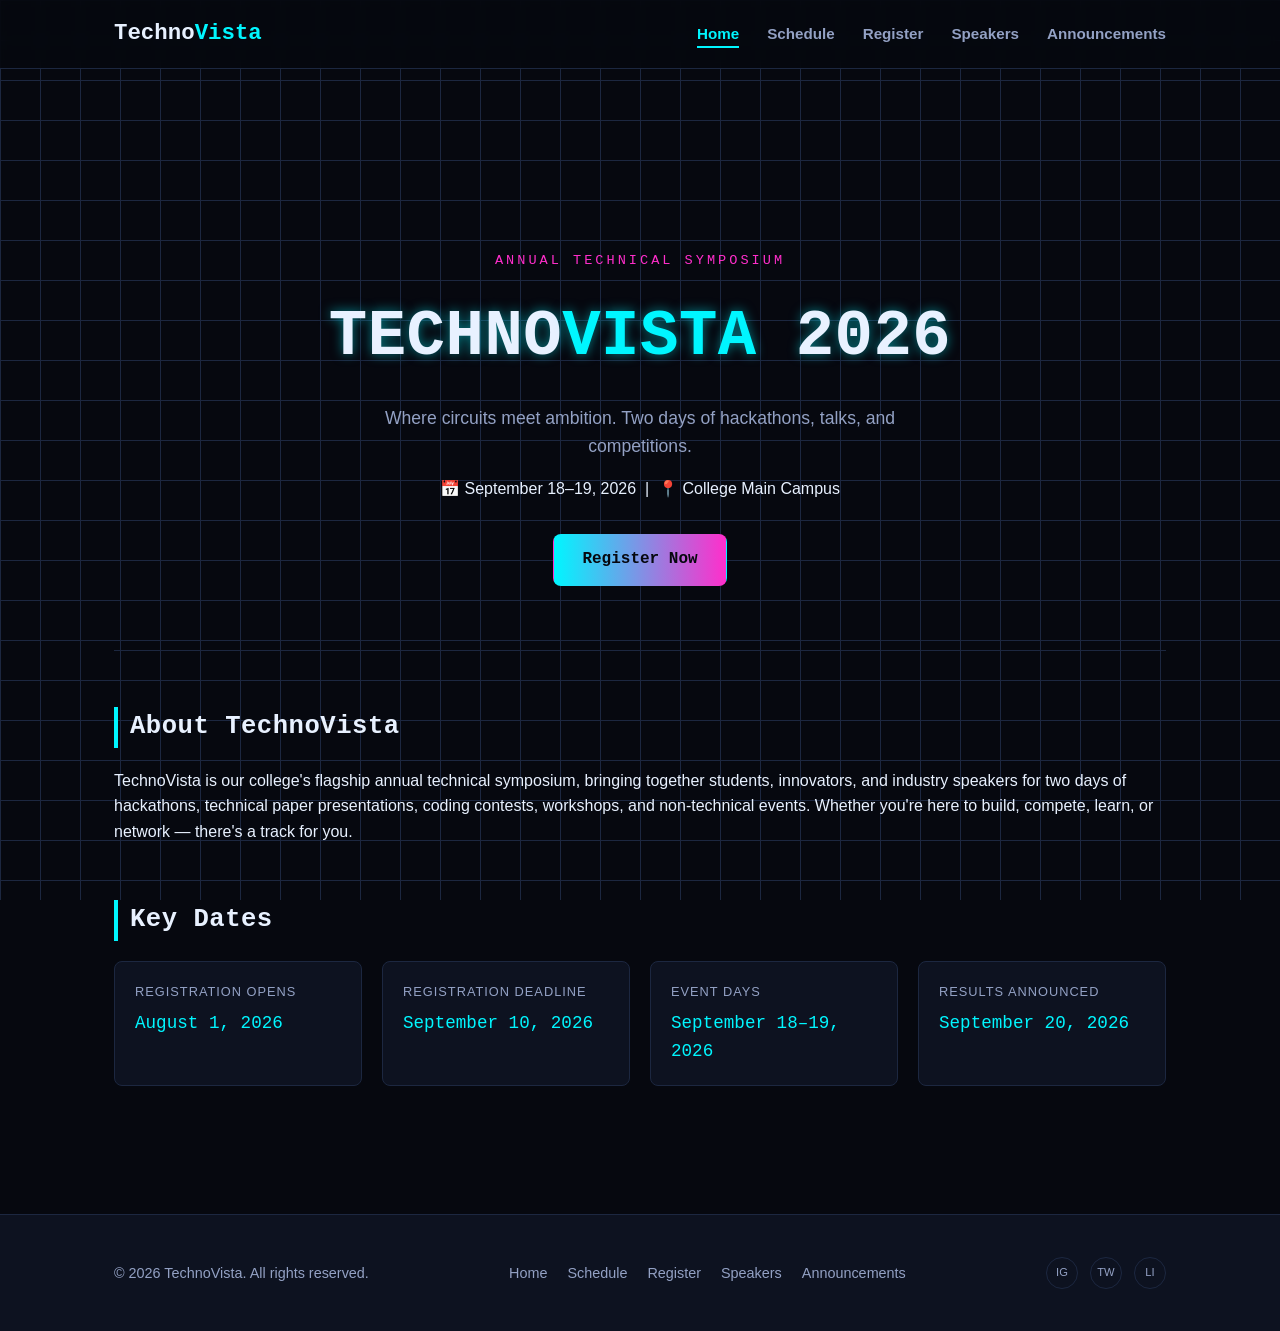
<file: index.html>
<!DOCTYPE html>
<html lang="en">
<head>
  <meta charset="UTF-8">
  <meta name="viewport" content="width=device-width, initial-scale=1.0">
  <meta name="description" content="TechnoVista 2026 - Annual technical symposium featuring hackathons, tech talks, workshops and competitions.">
  <meta property="og:title" content="TechnoVista 2026">
  <meta property="og:description" content="TechnoVista 2026 - Annual technical symposium featuring hackathons, tech talks, workshops and competitions.">
  <meta property="og:type" content="website">
  <link rel="icon" type="image/svg+xml" href="assets/images/favicon.svg">
  <title>TechnoVista</title>
  <link rel="stylesheet" href="css/style.css">
</head>
<body>
  <a href="#main-content" class="skip-link">Skip to main content</a>
  <header class="site-header">
    <nav class="navbar">
      <a href="index.html" class="logo">Techno<span>Vista</span></a>
      <button class="nav-toggle" id="navToggle" aria-label="Toggle navigation" aria-expanded="false">
        <span></span><span></span><span></span>
      </button>
      <ul class="nav-links" id="navLinks">
        <li><a href="index.html" class="active" aria-current="page">Home</a></li>
        <li><a href="schedule.html">Schedule</a></li>
        <li><a href="register.html">Register</a></li>
        <li><a href="speakers.html">Speakers</a></li>
        <li><a href="announcements.html">Announcements</a></li>
      </ul>
    </nav>
  </header>

  <main id="main-content">
    <section class="hero">
      <div class="hero-content">
        <p class="hero-eyebrow">Annual Technical Symposium</p>
        <h1 class="hero-title">TECHNO<span>VISTA</span> 2026</h1>
        <p class="hero-tagline">Where circuits meet ambition. Two days of hackathons, talks, and competitions.</p>
        <p class="hero-dates">📅 September 18&ndash;19, 2026 &nbsp;|&nbsp; 📍 College Main Campus</p>
        <a href="register.html" class="btn btn-primary">Register Now</a>
      </div>
    </section>

    <section class="about">
      <h2>About TechnoVista</h2>
      <p>
        TechnoVista is our college's flagship annual technical symposium, bringing together students,
        innovators, and industry speakers for two days of hackathons, technical paper presentations,
        coding contests, workshops, and non-technical events. Whether you're here to build, compete,
        learn, or network &mdash; there's a track for you.
      </p>
    </section>

    <section class="key-dates">
      <h2>Key Dates</h2>
      <div class="key-dates-grid">
        <div class="date-card">
          <span class="date-label">Registration Opens</span>
          <span class="date-value">August 1, 2026</span>
        </div>
        <div class="date-card">
          <span class="date-label">Registration Deadline</span>
          <span class="date-value">September 10, 2026</span>
        </div>
        <div class="date-card">
          <span class="date-label">Event Days</span>
          <span class="date-value">September 18&ndash;19, 2026</span>
        </div>
        <div class="date-card">
          <span class="date-label">Results Announced</span>
          <span class="date-value">September 20, 2026</span>
        </div>
      </div>
    </section>
  </main>

  <footer class="site-footer">
    <div class="footer-content">
      <p>&copy; 2026 TechnoVista. All rights reserved.</p>
      <ul class="footer-links">
        <li><a href="index.html">Home</a></li>
        <li><a href="schedule.html">Schedule</a></li>
        <li><a href="register.html">Register</a></li>
        <li><a href="speakers.html">Speakers</a></li>
        <li><a href="announcements.html">Announcements</a></li>
      </ul>
      <div class="social-links">
        <a href="#" aria-label="Instagram">IG</a>
        <a href="#" aria-label="Twitter">TW</a>
        <a href="#" aria-label="LinkedIn">LI</a>
      </div>
    </div>
  </footer>

  <script src="js/script.js"></script>
</body>
</html>
</file>
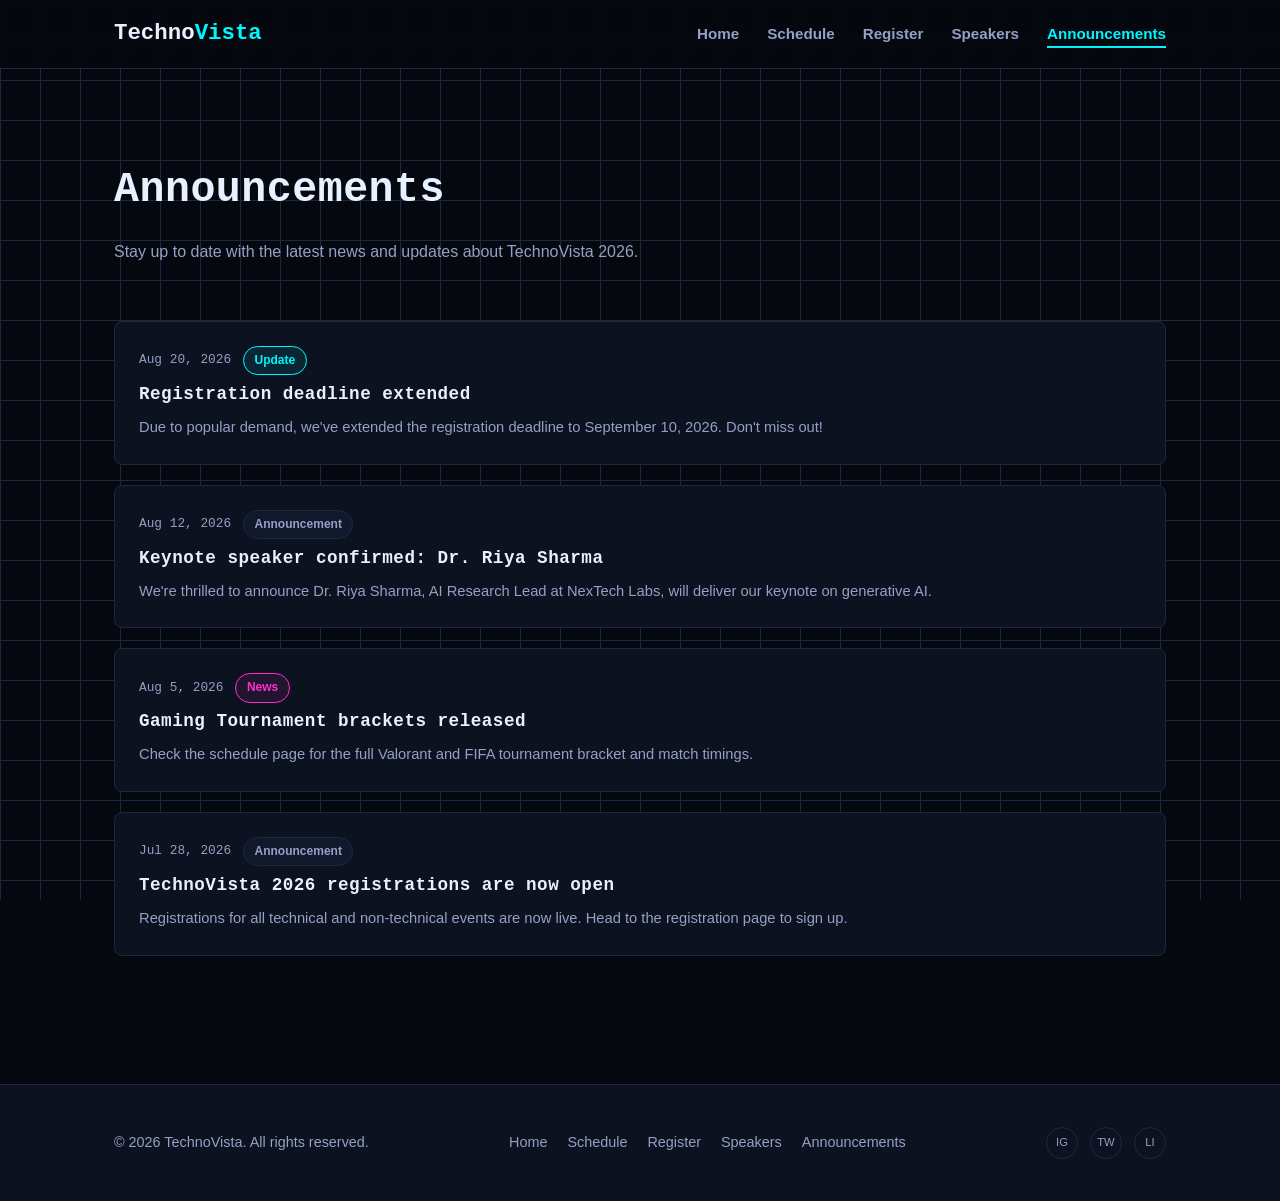
<file: announcements.html>
<!DOCTYPE html>
<html lang="en">
<head>
  <meta charset="UTF-8">
  <meta name="viewport" content="width=device-width, initial-scale=1.0">
  <meta name="description" content="Latest news and announcements for TechnoVista 2026.">
  <meta property="og:title" content="Announcements | TechnoVista">
  <meta property="og:description" content="Latest news and announcements for TechnoVista 2026.">
  <meta property="og:type" content="website">
  <link rel="icon" type="image/svg+xml" href="assets/images/favicon.svg">
  <title>Announcements | TechnoVista</title>
  <link rel="stylesheet" href="css/style.css">
</head>
<body>
  <a href="#main-content" class="skip-link">Skip to main content</a>
  <header class="site-header">
    <nav class="navbar">
      <a href="index.html" class="logo">Techno<span>Vista</span></a>
      <button class="nav-toggle" id="navToggle" aria-label="Toggle navigation" aria-expanded="false">
        <span></span><span></span><span></span>
      </button>
      <ul class="nav-links" id="navLinks">
        <li><a href="index.html">Home</a></li>
        <li><a href="schedule.html">Schedule</a></li>
        <li><a href="register.html">Register</a></li>
        <li><a href="speakers.html">Speakers</a></li>
        <li><a href="announcements.html" class="active" aria-current="page">Announcements</a></li>
      </ul>
    </nav>
  </header>

  <main id="main-content">
    <section class="page-intro">
      <h1>Announcements</h1>
      <p>Stay up to date with the latest news and updates about TechnoVista 2026.</p>
    </section>

    <section class="announcements-feed" id="announcementsFeed">
      <article class="card announcement-item">
        <div class="announcement-meta">
          <span class="announcement-date">Aug 20, 2026</span>
          <span class="tag tag-technical">Update</span>
        </div>
        <h3>Registration deadline extended</h3>
        <p>Due to popular demand, we've extended the registration deadline to September 10, 2026. Don't miss out!</p>
      </article>

      <article class="card announcement-item">
        <div class="announcement-meta">
          <span class="announcement-date">Aug 12, 2026</span>
          <span class="tag tag-general">Announcement</span>
        </div>
        <h3>Keynote speaker confirmed: Dr. Riya Sharma</h3>
        <p>We're thrilled to announce Dr. Riya Sharma, AI Research Lead at NexTech Labs, will deliver our keynote on generative AI.</p>
      </article>

      <article class="card announcement-item">
        <div class="announcement-meta">
          <span class="announcement-date">Aug 5, 2026</span>
          <span class="tag tag-nontech">News</span>
        </div>
        <h3>Gaming Tournament brackets released</h3>
        <p>Check the schedule page for the full Valorant and FIFA tournament bracket and match timings.</p>
      </article>

      <article class="card announcement-item">
        <div class="announcement-meta">
          <span class="announcement-date">Jul 28, 2026</span>
          <span class="tag tag-general">Announcement</span>
        </div>
        <h3>TechnoVista 2026 registrations are now open</h3>
        <p>Registrations for all technical and non-technical events are now live. Head to the registration page to sign up.</p>
      </article>
    </section>
  </main>

  <footer class="site-footer">
    <div class="footer-content">
      <p>&copy; 2026 TechnoVista. All rights reserved.</p>
      <ul class="footer-links">
        <li><a href="index.html">Home</a></li>
        <li><a href="schedule.html">Schedule</a></li>
        <li><a href="register.html">Register</a></li>
        <li><a href="speakers.html">Speakers</a></li>
        <li><a href="announcements.html">Announcements</a></li>
      </ul>
      <div class="social-links">
        <a href="#" aria-label="Instagram">IG</a>
        <a href="#" aria-label="Twitter">TW</a>
        <a href="#" aria-label="LinkedIn">LI</a>
      </div>
    </div>
  </footer>

  <script src="js/script.js"></script>
</body>
</html>
</file>
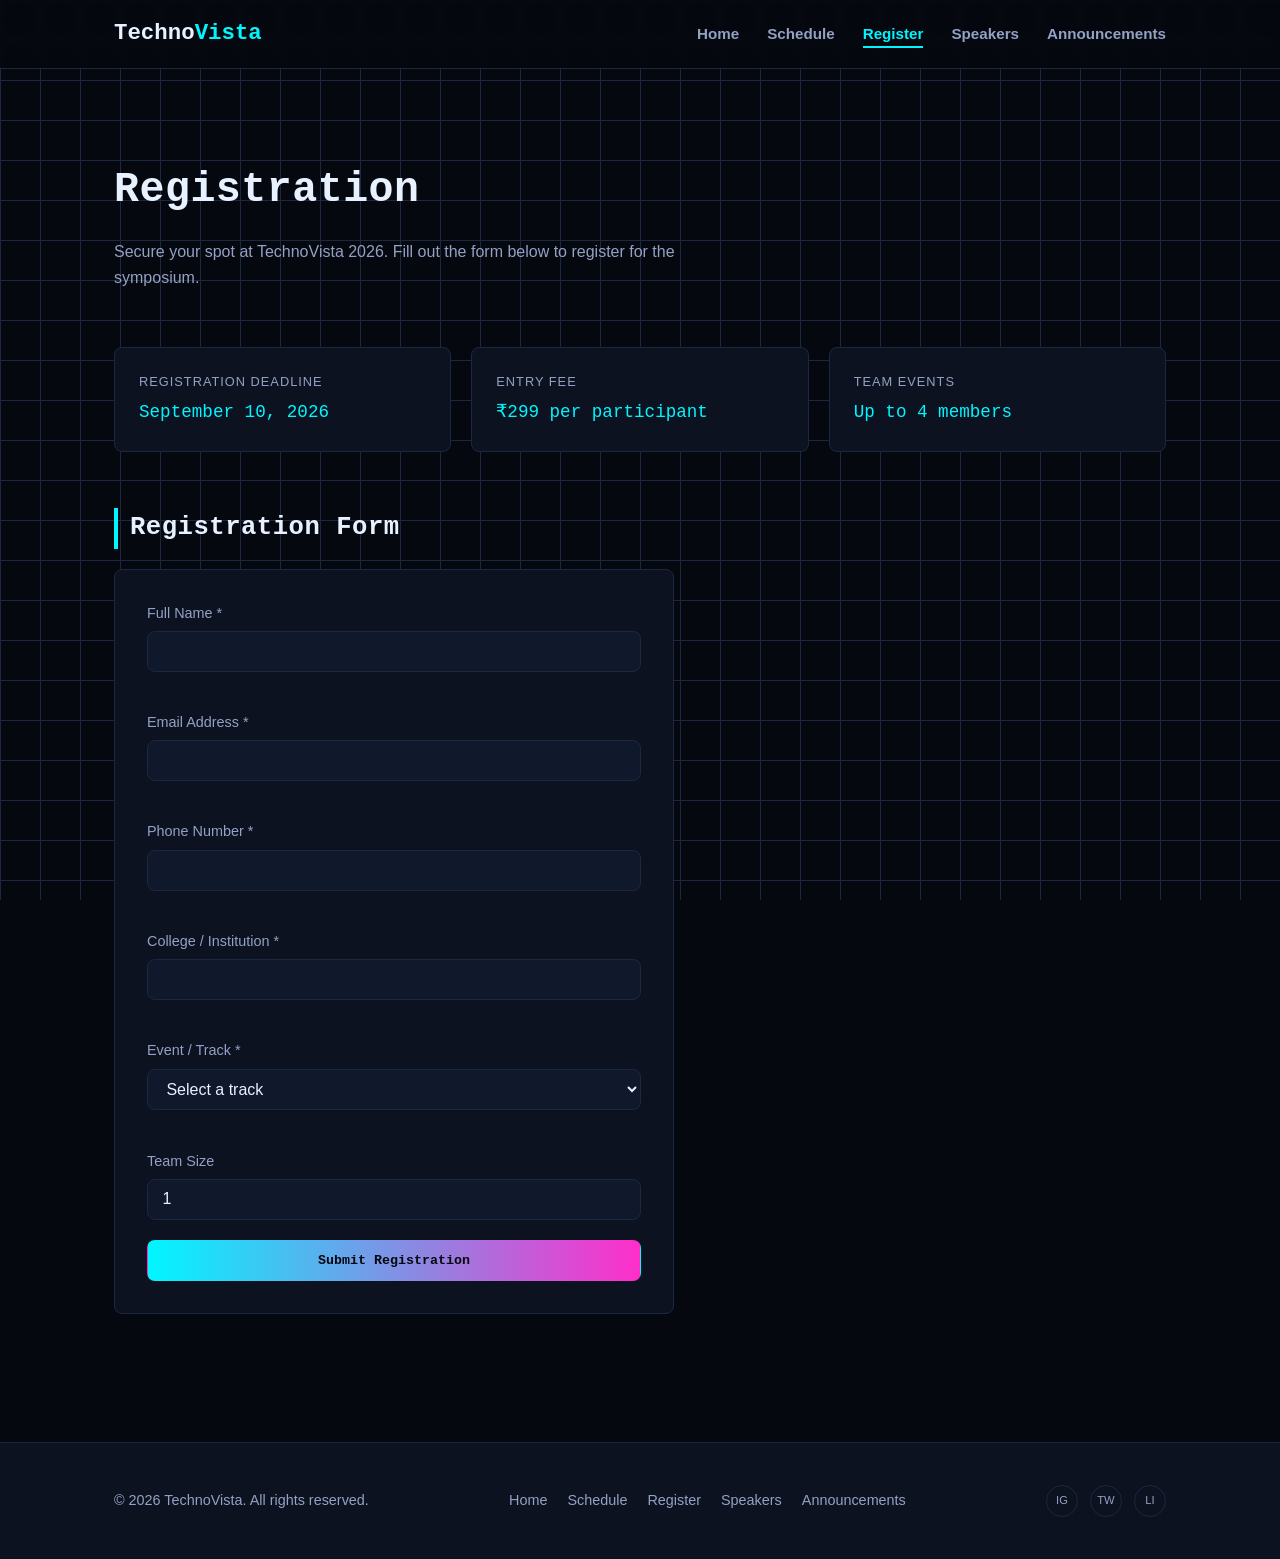
<file: register.html>
<!DOCTYPE html>
<html lang="en">
<head>
  <meta charset="UTF-8">
  <meta name="viewport" content="width=device-width, initial-scale=1.0">
  <meta name="description" content="Register for TechnoVista 2026 - the annual technical symposium. Check deadlines and fees.">
  <meta property="og:title" content="Register | TechnoVista">
  <meta property="og:description" content="Register for TechnoVista 2026 - the annual technical symposium. Check deadlines and fees.">
  <meta property="og:type" content="website">
  <link rel="icon" type="image/svg+xml" href="assets/images/favicon.svg">
  <title>Register | TechnoVista</title>
  <link rel="stylesheet" href="css/style.css">
</head>
<body>
  <a href="#main-content" class="skip-link">Skip to main content</a>
  <header class="site-header">
    <nav class="navbar">
      <a href="index.html" class="logo">Techno<span>Vista</span></a>
      <button class="nav-toggle" id="navToggle" aria-label="Toggle navigation" aria-expanded="false">
        <span></span><span></span><span></span>
      </button>
      <ul class="nav-links" id="navLinks">
        <li><a href="index.html">Home</a></li>
        <li><a href="schedule.html">Schedule</a></li>
        <li><a href="register.html" class="active" aria-current="page">Register</a></li>
        <li><a href="speakers.html">Speakers</a></li>
        <li><a href="announcements.html">Announcements</a></li>
      </ul>
    </nav>
  </header>

  <main id="main-content">
    <section class="page-intro">
      <h1>Registration</h1>
      <p>Secure your spot at TechnoVista 2026. Fill out the form below to register for the symposium.</p>
    </section>

    <section class="reg-info">
      <div class="card">
        <span class="date-label">Registration Deadline</span>
        <span class="date-value">September 10, 2026</span>
      </div>
      <div class="card">
        <span class="date-label">Entry Fee</span>
        <span class="date-value">&#8377;299 per participant</span>
      </div>
      <div class="card">
        <span class="date-label">Team Events</span>
        <span class="date-value">Up to 4 members</span>
      </div>
    </section>

    <section class="reg-form-section">
      <h2>Registration Form</h2>
      <form id="registrationForm" class="reg-form" novalidate>
        <div class="form-group">
          <label for="fullName">Full Name *</label>
          <input type="text" id="fullName" name="fullName" required>
          <span class="error-msg" data-error-for="fullName"></span>
        </div>

        <div class="form-group">
          <label for="email">Email Address *</label>
          <input type="email" id="email" name="email" required>
          <span class="error-msg" data-error-for="email"></span>
        </div>

        <div class="form-group">
          <label for="phone">Phone Number *</label>
          <input type="tel" id="phone" name="phone" required>
          <span class="error-msg" data-error-for="phone"></span>
        </div>

        <div class="form-group">
          <label for="college">College / Institution *</label>
          <input type="text" id="college" name="college" required>
          <span class="error-msg" data-error-for="college"></span>
        </div>

        <div class="form-group">
          <label for="track">Event / Track *</label>
          <select id="track" name="track" required>
            <option value="">Select a track</option>
            <option value="codestorm">CodeStorm Hackathon</option>
            <option value="robo-race">Robo Race</option>
            <option value="paper-presentation">Technical Paper Presentation</option>
            <option value="treasure-hunt">Treasure Hunt</option>
            <option value="gaming">Gaming Tournament</option>
            <option value="general">General Attendee</option>
          </select>
          <span class="error-msg" data-error-for="track"></span>
        </div>

        <div class="form-group">
          <label for="teamSize">Team Size</label>
          <input type="number" id="teamSize" name="teamSize" min="1" max="4" value="1">
        </div>

        <button type="submit" class="btn btn-primary">Submit Registration</button>
        <p id="formSuccessMsg" class="form-success-msg" hidden>✅ Registration submitted! We'll contact you via email.</p>
      </form>
    </section>
  </main>

  <footer class="site-footer">
    <div class="footer-content">
      <p>&copy; 2026 TechnoVista. All rights reserved.</p>
      <ul class="footer-links">
        <li><a href="index.html">Home</a></li>
        <li><a href="schedule.html">Schedule</a></li>
        <li><a href="register.html">Register</a></li>
        <li><a href="speakers.html">Speakers</a></li>
        <li><a href="announcements.html">Announcements</a></li>
      </ul>
      <div class="social-links">
        <a href="#" aria-label="Instagram">IG</a>
        <a href="#" aria-label="Twitter">TW</a>
        <a href="#" aria-label="LinkedIn">LI</a>
      </div>
    </div>
  </footer>

  <script src="js/script.js"></script>
</body>
</html>
</file>
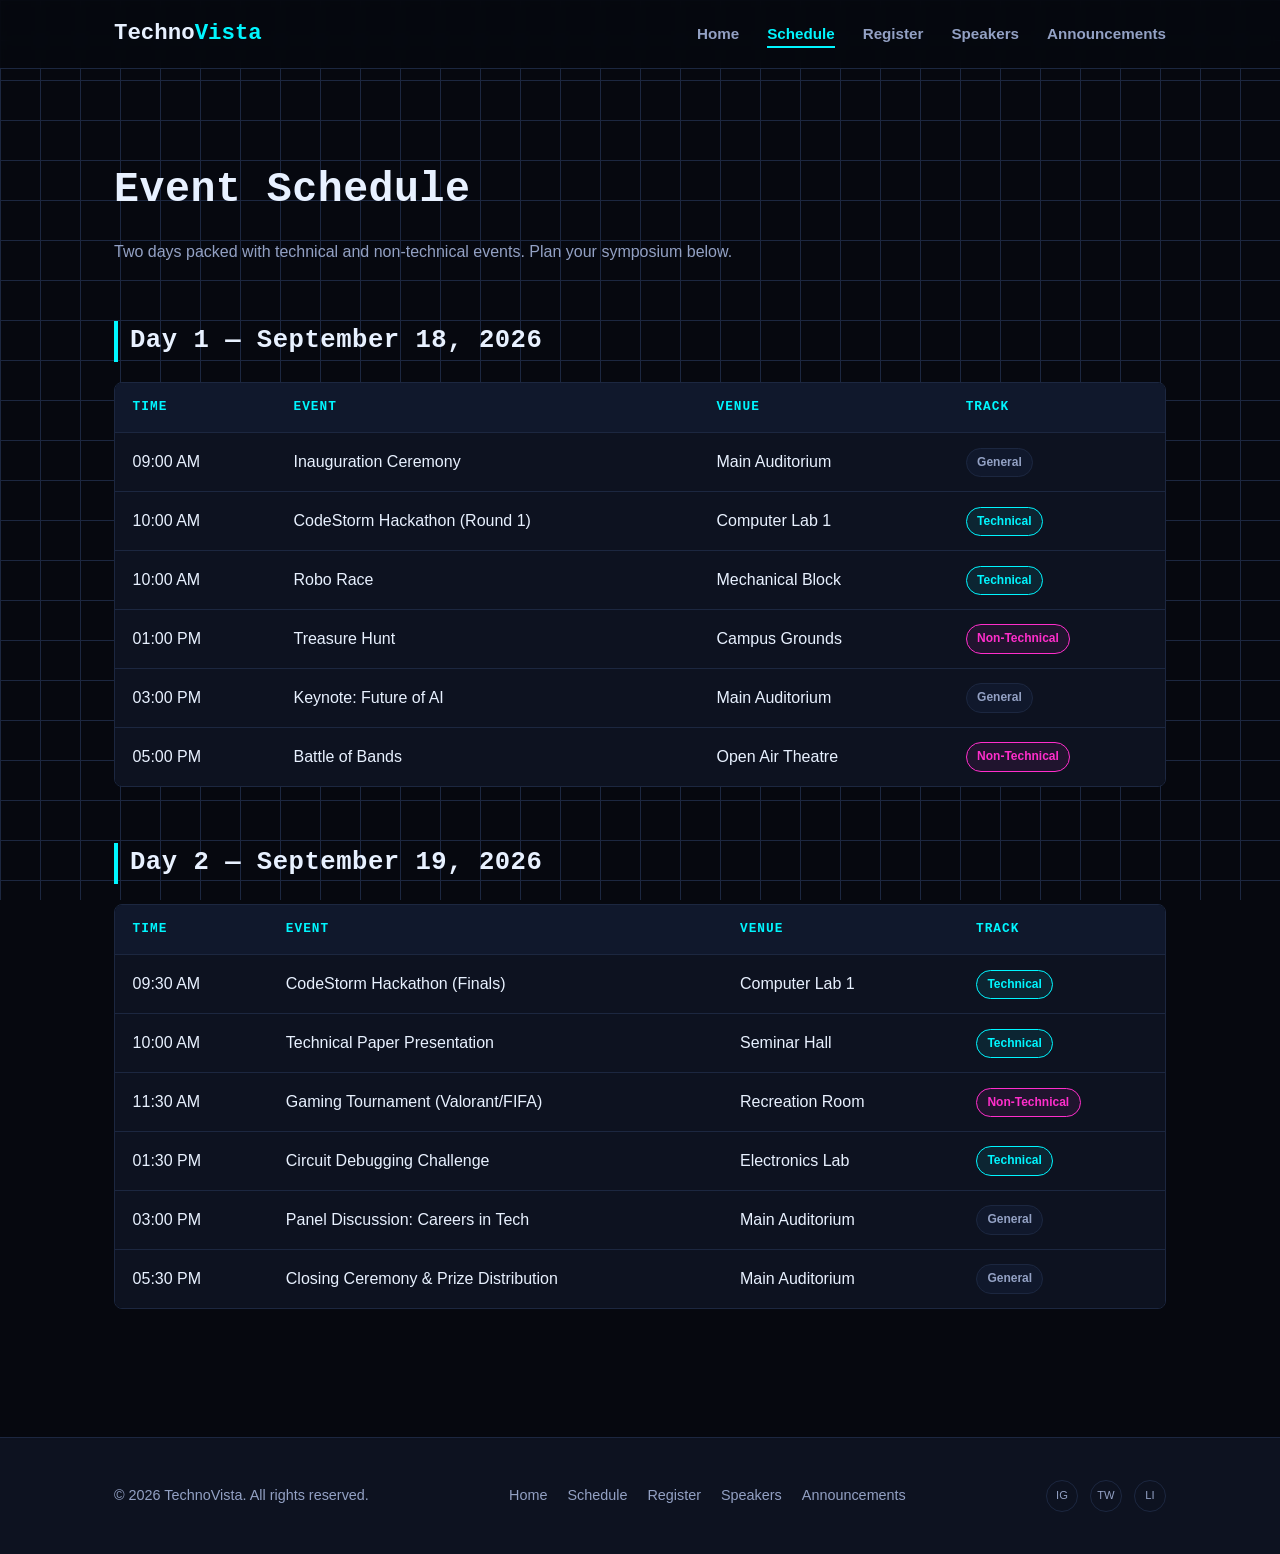
<file: schedule.html>
<!DOCTYPE html>
<html lang="en">
<head>
  <meta charset="UTF-8">
  <meta name="viewport" content="width=device-width, initial-scale=1.0">
  <meta name="description" content="View the full event schedule for TechnoVista 2026, including timings, venues and tracks.">
  <meta property="og:title" content="Schedule | TechnoVista">
  <meta property="og:description" content="View the full event schedule for TechnoVista 2026, including timings, venues and tracks.">
  <meta property="og:type" content="website">
  <link rel="icon" type="image/svg+xml" href="assets/images/favicon.svg">
  <title>Schedule | TechnoVista</title>
  <link rel="stylesheet" href="css/style.css">
</head>
<body>
  <a href="#main-content" class="skip-link">Skip to main content</a>
  <header class="site-header">
    <nav class="navbar">
      <a href="index.html" class="logo">Techno<span>Vista</span></a>
      <button class="nav-toggle" id="navToggle" aria-label="Toggle navigation" aria-expanded="false">
        <span></span><span></span><span></span>
      </button>
      <ul class="nav-links" id="navLinks">
        <li><a href="index.html">Home</a></li>
        <li><a href="schedule.html" class="active" aria-current="page">Schedule</a></li>
        <li><a href="register.html">Register</a></li>
        <li><a href="speakers.html">Speakers</a></li>
        <li><a href="announcements.html">Announcements</a></li>
      </ul>
    </nav>
  </header>

  <main id="main-content">
    <section class="page-intro">
      <h1>Event Schedule</h1>
      <p>Two days packed with technical and non-technical events. Plan your symposium below.</p>
    </section>

    <section class="schedule-day">
      <h2>Day 1 &mdash; September 18, 2026</h2>
      <div class="table-wrap">
        <table class="schedule-table">
          <thead>
            <tr>
              <th>Time</th>
              <th>Event</th>
              <th>Venue</th>
              <th>Track</th>
            </tr>
          </thead>
          <tbody>
            <tr>
              <td data-label="Time">09:00 AM</td>
              <td data-label="Event">Inauguration Ceremony</td>
              <td data-label="Venue">Main Auditorium</td>
              <td data-label="Track"><span class="tag tag-general">General</span></td>
            </tr>
            <tr>
              <td data-label="Time">10:00 AM</td>
              <td data-label="Event">CodeStorm Hackathon (Round 1)</td>
              <td data-label="Venue">Computer Lab 1</td>
              <td data-label="Track"><span class="tag tag-technical">Technical</span></td>
            </tr>
            <tr>
              <td data-label="Time">10:00 AM</td>
              <td data-label="Event">Robo Race</td>
              <td data-label="Venue">Mechanical Block</td>
              <td data-label="Track"><span class="tag tag-technical">Technical</span></td>
            </tr>
            <tr>
              <td data-label="Time">01:00 PM</td>
              <td data-label="Event">Treasure Hunt</td>
              <td data-label="Venue">Campus Grounds</td>
              <td data-label="Track"><span class="tag tag-nontech">Non-Technical</span></td>
            </tr>
            <tr>
              <td data-label="Time">03:00 PM</td>
              <td data-label="Event">Keynote: Future of AI</td>
              <td data-label="Venue">Main Auditorium</td>
              <td data-label="Track"><span class="tag tag-general">General</span></td>
            </tr>
            <tr>
              <td data-label="Time">05:00 PM</td>
              <td data-label="Event">Battle of Bands</td>
              <td data-label="Venue">Open Air Theatre</td>
              <td data-label="Track"><span class="tag tag-nontech">Non-Technical</span></td>
            </tr>
          </tbody>
        </table>
      </div>
    </section>

    <section class="schedule-day">
      <h2>Day 2 &mdash; September 19, 2026</h2>
      <div class="table-wrap">
        <table class="schedule-table">
          <thead>
            <tr>
              <th>Time</th>
              <th>Event</th>
              <th>Venue</th>
              <th>Track</th>
            </tr>
          </thead>
          <tbody>
            <tr>
              <td data-label="Time">09:30 AM</td>
              <td data-label="Event">CodeStorm Hackathon (Finals)</td>
              <td data-label="Venue">Computer Lab 1</td>
              <td data-label="Track"><span class="tag tag-technical">Technical</span></td>
            </tr>
            <tr>
              <td data-label="Time">10:00 AM</td>
              <td data-label="Event">Technical Paper Presentation</td>
              <td data-label="Venue">Seminar Hall</td>
              <td data-label="Track"><span class="tag tag-technical">Technical</span></td>
            </tr>
            <tr>
              <td data-label="Time">11:30 AM</td>
              <td data-label="Event">Gaming Tournament (Valorant/FIFA)</td>
              <td data-label="Venue">Recreation Room</td>
              <td data-label="Track"><span class="tag tag-nontech">Non-Technical</span></td>
            </tr>
            <tr>
              <td data-label="Time">01:30 PM</td>
              <td data-label="Event">Circuit Debugging Challenge</td>
              <td data-label="Venue">Electronics Lab</td>
              <td data-label="Track"><span class="tag tag-technical">Technical</span></td>
            </tr>
            <tr>
              <td data-label="Time">03:00 PM</td>
              <td data-label="Event">Panel Discussion: Careers in Tech</td>
              <td data-label="Venue">Main Auditorium</td>
              <td data-label="Track"><span class="tag tag-general">General</span></td>
            </tr>
            <tr>
              <td data-label="Time">05:30 PM</td>
              <td data-label="Event">Closing Ceremony &amp; Prize Distribution</td>
              <td data-label="Venue">Main Auditorium</td>
              <td data-label="Track"><span class="tag tag-general">General</span></td>
            </tr>
          </tbody>
        </table>
      </div>
    </section>
  </main>

  <footer class="site-footer">
    <div class="footer-content">
      <p>&copy; 2026 TechnoVista. All rights reserved.</p>
      <ul class="footer-links">
        <li><a href="index.html">Home</a></li>
        <li><a href="schedule.html">Schedule</a></li>
        <li><a href="register.html">Register</a></li>
        <li><a href="speakers.html">Speakers</a></li>
        <li><a href="announcements.html">Announcements</a></li>
      </ul>
      <div class="social-links">
        <a href="#" aria-label="Instagram">IG</a>
        <a href="#" aria-label="Twitter">TW</a>
        <a href="#" aria-label="LinkedIn">LI</a>
      </div>
    </div>
  </footer>

  <script src="js/script.js"></script>
</body>
</html>
</file>
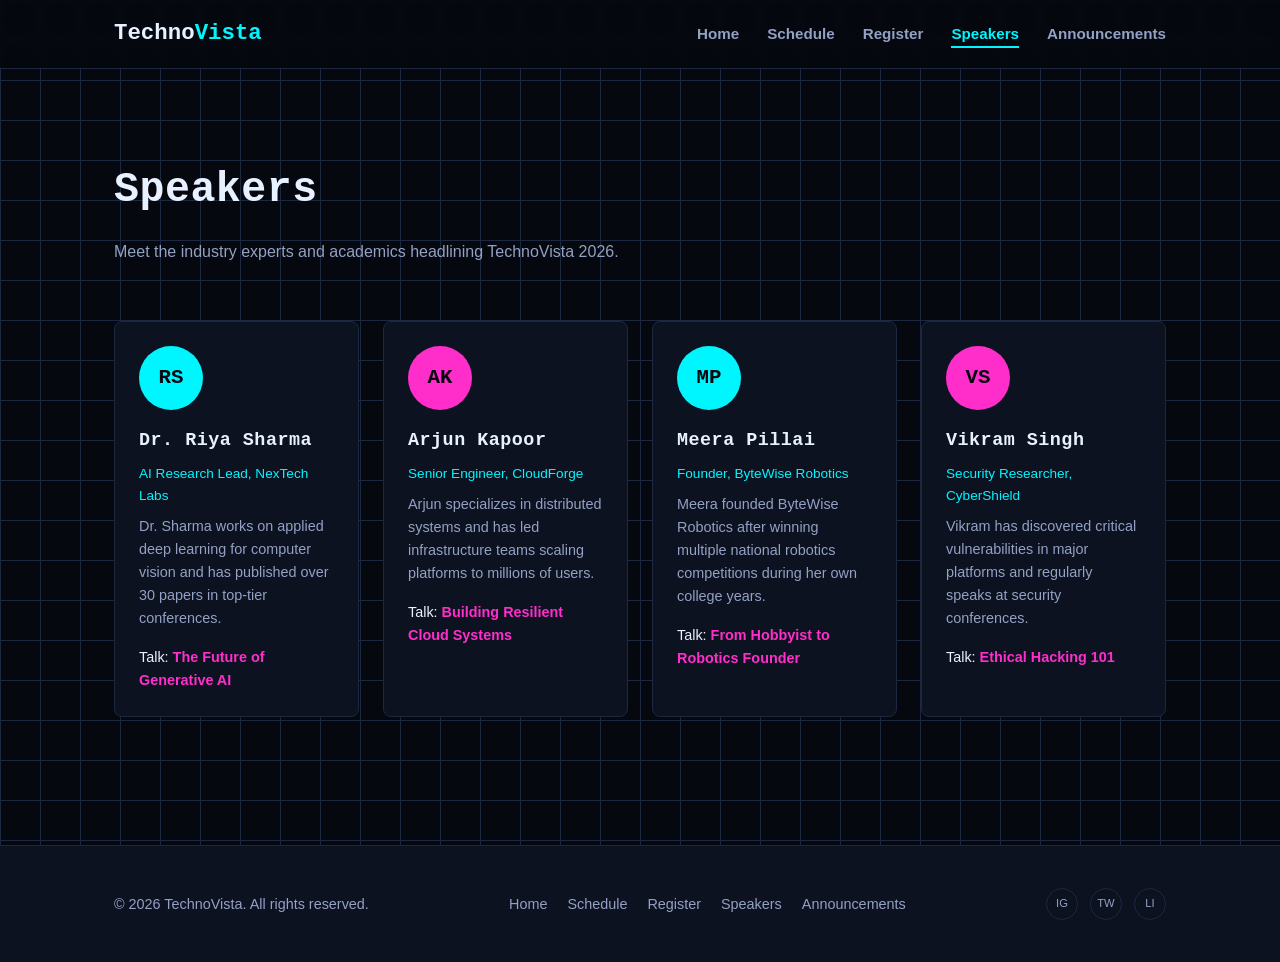
<file: speakers.html>
<!DOCTYPE html>
<html lang="en">
<head>
  <meta charset="UTF-8">
  <meta name="viewport" content="width=device-width, initial-scale=1.0">
  <meta name="description" content="Meet the speakers and industry experts headlining TechnoVista 2026.">
  <meta property="og:title" content="Speakers | TechnoVista">
  <meta property="og:description" content="Meet the speakers and industry experts headlining TechnoVista 2026.">
  <meta property="og:type" content="website">
  <link rel="icon" type="image/svg+xml" href="assets/images/favicon.svg">
  <title>Speakers | TechnoVista</title>
  <link rel="stylesheet" href="css/style.css">
</head>
<body>
  <a href="#main-content" class="skip-link">Skip to main content</a>
  <header class="site-header">
    <nav class="navbar">
      <a href="index.html" class="logo">Techno<span>Vista</span></a>
      <button class="nav-toggle" id="navToggle" aria-label="Toggle navigation" aria-expanded="false">
        <span></span><span></span><span></span>
      </button>
      <ul class="nav-links" id="navLinks">
        <li><a href="index.html">Home</a></li>
        <li><a href="schedule.html">Schedule</a></li>
        <li><a href="register.html">Register</a></li>
        <li><a href="speakers.html" class="active" aria-current="page">Speakers</a></li>
        <li><a href="announcements.html">Announcements</a></li>
      </ul>
    </nav>
  </header>

  <main id="main-content">
    <section class="page-intro">
      <h1>Speakers</h1>
      <p>Meet the industry experts and academics headlining TechnoVista 2026.</p>
    </section>

    <section class="speakers-grid">
      <article class="card speaker-card">
        <div class="avatar" style="--avatar-color: var(--neon-cyan);">RS</div>
        <h3>Dr. Riya Sharma</h3>
        <p class="speaker-role">AI Research Lead, NexTech Labs</p>
        <p class="speaker-bio">Dr. Sharma works on applied deep learning for computer vision and has published over 30 papers in top-tier conferences.</p>
        <p class="speaker-topic">Talk: <span>The Future of Generative AI</span></p>
      </article>

      <article class="card speaker-card">
        <div class="avatar" style="--avatar-color: var(--neon-magenta);">AK</div>
        <h3>Arjun Kapoor</h3>
        <p class="speaker-role">Senior Engineer, CloudForge</p>
        <p class="speaker-bio">Arjun specializes in distributed systems and has led infrastructure teams scaling platforms to millions of users.</p>
        <p class="speaker-topic">Talk: <span>Building Resilient Cloud Systems</span></p>
      </article>

      <article class="card speaker-card">
        <div class="avatar" style="--avatar-color: var(--neon-cyan);">MP</div>
        <h3>Meera Pillai</h3>
        <p class="speaker-role">Founder, ByteWise Robotics</p>
        <p class="speaker-bio">Meera founded ByteWise Robotics after winning multiple national robotics competitions during her own college years.</p>
        <p class="speaker-topic">Talk: <span>From Hobbyist to Robotics Founder</span></p>
      </article>

      <article class="card speaker-card">
        <div class="avatar" style="--avatar-color: var(--neon-magenta);">VS</div>
        <h3>Vikram Singh</h3>
        <p class="speaker-role">Security Researcher, CyberShield</p>
        <p class="speaker-bio">Vikram has discovered critical vulnerabilities in major platforms and regularly speaks at security conferences.</p>
        <p class="speaker-topic">Talk: <span>Ethical Hacking 101</span></p>
      </article>
    </section>
  </main>

  <footer class="site-footer">
    <div class="footer-content">
      <p>&copy; 2026 TechnoVista. All rights reserved.</p>
      <ul class="footer-links">
        <li><a href="index.html">Home</a></li>
        <li><a href="schedule.html">Schedule</a></li>
        <li><a href="register.html">Register</a></li>
        <li><a href="speakers.html">Speakers</a></li>
        <li><a href="announcements.html">Announcements</a></li>
      </ul>
      <div class="social-links">
        <a href="#" aria-label="Instagram">IG</a>
        <a href="#" aria-label="Twitter">TW</a>
        <a href="#" aria-label="LinkedIn">LI</a>
      </div>
    </div>
  </footer>

  <script src="js/script.js"></script>
</body>
</html>
</file>
<file: css/style.css>
/* ==========================================================================
   TechnoVista - "Circuit Noir" theme
   ========================================================================== */

:root {
  --bg-dark: #06080f;
  --bg-panel: #0d1220;
  --bg-panel-alt: #10182c;
  --border-color: #1c2740;

  --neon-cyan: #00f6ff;
  --neon-magenta: #ff2ecb;

  --text-primary: #e8f1ff;
  --text-muted: #93a1c4;

  --font-heading: 'Courier New', Courier, monospace;
  --font-body: 'Segoe UI', Roboto, Arial, sans-serif;

  --radius: 8px;
  --transition: 0.25s ease;
}

* {
  box-sizing: border-box;
}

:focus-visible {
  outline: 2px solid var(--neon-cyan);
  outline-offset: 2px;
}

.skip-link {
  position: absolute;
  top: -60px;
  left: 0.5rem;
  background: var(--neon-cyan);
  color: var(--bg-dark);
  padding: 0.6rem 1rem;
  border-radius: var(--radius);
  font-weight: bold;
  z-index: 200;
  transition: top var(--transition);
}

.skip-link:focus {
  top: 0.5rem;
}

html {
  scroll-behavior: smooth;
}

body {
  margin: 0;
  background-color: var(--bg-dark);
  background-image:
    linear-gradient(var(--border-color) 1px, transparent 1px),
    linear-gradient(90deg, var(--border-color) 1px, transparent 1px);
  background-size: 40px 40px;
  background-attachment: fixed;
  color: var(--text-primary);
  font-family: var(--font-body);
  line-height: 1.6;
}

h1, h2, h3, h4 {
  font-family: var(--font-heading);
  letter-spacing: 0.5px;
  color: var(--text-primary);
}

a {
  color: var(--neon-cyan);
  text-decoration: none;
  transition: color var(--transition);
}

a:hover {
  color: var(--neon-magenta);
}

main {
  max-width: 1100px;
  margin: 0 auto;
  padding: 2rem 1.5rem 4rem;
}

/* ---- Buttons ---- */
.btn {
  display: inline-block;
  padding: 0.75rem 1.75rem;
  border-radius: var(--radius);
  font-family: var(--font-heading);
  font-weight: bold;
  cursor: pointer;
  border: 1px solid transparent;
  transition: box-shadow var(--transition), transform var(--transition), background var(--transition);
}

.btn-primary {
  background: linear-gradient(90deg, var(--neon-cyan), var(--neon-magenta));
  color: #06080f;
}

.btn-primary:hover {
  color: #06080f;
  box-shadow: 0 0 12px var(--neon-cyan), 0 0 24px var(--neon-magenta);
  transform: translateY(-2px);
}

/* ---- Header / Navbar ---- */
.site-header {
  position: sticky;
  top: 0;
  z-index: 100;
  background: rgba(6, 8, 15, 0.9);
  backdrop-filter: blur(6px);
  border-bottom: 1px solid var(--border-color);
}

.navbar {
  max-width: 1100px;
  margin: 0 auto;
  display: flex;
  align-items: center;
  justify-content: space-between;
  padding: 1rem 1.5rem;
}

.logo {
  font-family: var(--font-heading);
  font-size: 1.4rem;
  font-weight: bold;
  color: var(--text-primary);
}

.logo span {
  color: var(--neon-cyan);
}

.nav-links {
  list-style: none;
  display: flex;
  gap: 1.75rem;
  margin: 0;
  padding: 0;
}

.nav-links a {
  color: var(--text-muted);
  font-weight: 600;
  font-size: 0.95rem;
  padding-bottom: 4px;
  border-bottom: 2px solid transparent;
}

.nav-links a:hover,
.nav-links a.active {
  color: var(--neon-cyan);
  border-bottom-color: var(--neon-cyan);
}

.nav-toggle {
  display: none;
  flex-direction: column;
  justify-content: space-between;
  width: 28px;
  height: 20px;
  background: transparent;
  border: none;
  cursor: pointer;
  padding: 0;
  z-index: 110;
}

.nav-toggle span {
  display: block;
  height: 2px;
  width: 100%;
  background: var(--neon-cyan);
  border-radius: 2px;
  transition: transform var(--transition), opacity var(--transition);
}

.nav-toggle.active span:nth-child(1) {
  transform: translateY(9px) rotate(45deg);
}

.nav-toggle.active span:nth-child(2) {
  opacity: 0;
}

.nav-toggle.active span:nth-child(3) {
  transform: translateY(-9px) rotate(-45deg);
}

/* ---- Hero ---- */
.hero {
  text-align: center;
  padding: 5rem 1.5rem 4rem;
  border-bottom: 1px solid var(--border-color);
}

.hero-eyebrow {
  color: var(--neon-magenta);
  font-family: var(--font-heading);
  text-transform: uppercase;
  letter-spacing: 3px;
  font-size: 0.85rem;
}

.hero-title {
  font-size: clamp(2.2rem, 6vw, 4rem);
  margin: 0.5rem 0;
  text-shadow: 0 0 12px rgba(0, 246, 255, 0.5);
}

.hero-title span {
  color: var(--neon-cyan);
}

.hero-tagline {
  color: var(--text-muted);
  font-size: 1.1rem;
  max-width: 600px;
  margin: 1rem auto;
}

.hero-dates {
  color: var(--text-primary);
  margin-bottom: 2rem;
}

/* ---- Generic sections / cards ---- */
section {
  margin-top: 3.5rem;
}

section h2 {
  font-size: 1.6rem;
  border-left: 4px solid var(--neon-cyan);
  padding-left: 0.75rem;
  margin-bottom: 1.25rem;
}

.card {
  background: var(--bg-panel);
  border: 1px solid var(--border-color);
  border-radius: var(--radius);
  padding: 1.5rem;
  transition: box-shadow var(--transition), transform var(--transition), border-color var(--transition);
}

.card:hover {
  border-color: var(--neon-cyan);
  box-shadow: 0 0 16px rgba(0, 246, 255, 0.25);
  transform: translateY(-3px);
}

/* ---- Key dates ---- */
.key-dates-grid {
  display: grid;
  grid-template-columns: repeat(auto-fit, minmax(220px, 1fr));
  gap: 1.25rem;
}

.date-card {
  background: var(--bg-panel);
  border: 1px solid var(--border-color);
  border-radius: var(--radius);
  padding: 1.25rem;
  display: flex;
  flex-direction: column;
  gap: 0.4rem;
  transition: box-shadow var(--transition), border-color var(--transition);
}

.date-card:hover {
  border-color: var(--neon-magenta);
  box-shadow: 0 0 16px rgba(255, 46, 203, 0.25);
}

.date-label {
  color: var(--text-muted);
  font-size: 0.8rem;
  text-transform: uppercase;
  letter-spacing: 1px;
}

.date-value {
  font-family: var(--font-heading);
  color: var(--neon-cyan);
  font-size: 1.1rem;
}

/* ---- Page intro (shared across inner pages) ---- */
.page-intro h1 {
  font-size: clamp(1.8rem, 4vw, 2.6rem);
  margin-bottom: 0.5rem;
}

.page-intro p {
  color: var(--text-muted);
  max-width: 650px;
}

/* ---- Schedule table ---- */
.table-wrap {
  overflow-x: auto;
  border: 1px solid var(--border-color);
  border-radius: var(--radius);
}

.schedule-table {
  width: 100%;
  border-collapse: collapse;
  background: var(--bg-panel);
}

.schedule-table th,
.schedule-table td {
  padding: 0.9rem 1.1rem;
  text-align: left;
  border-bottom: 1px solid var(--border-color);
  white-space: nowrap;
}

.schedule-table th {
  font-family: var(--font-heading);
  color: var(--neon-cyan);
  text-transform: uppercase;
  font-size: 0.8rem;
  letter-spacing: 1px;
  background: var(--bg-panel-alt);
}

.schedule-table tbody tr:hover {
  background: var(--bg-panel-alt);
}

.schedule-table tbody tr:last-child td {
  border-bottom: none;
}

.tag {
  display: inline-block;
  padding: 0.25rem 0.65rem;
  border-radius: 999px;
  font-size: 0.75rem;
  font-weight: 600;
  border: 1px solid transparent;
}

.tag-technical {
  color: var(--neon-cyan);
  border-color: var(--neon-cyan);
  background: rgba(0, 246, 255, 0.08);
}

.tag-nontech {
  color: var(--neon-magenta);
  border-color: var(--neon-magenta);
  background: rgba(255, 46, 203, 0.08);
}

.tag-general {
  color: var(--text-muted);
  border-color: var(--border-color);
  background: var(--bg-panel-alt);
}

/* ---- Registration info cards ---- */
.reg-info {
  display: grid;
  grid-template-columns: repeat(auto-fit, minmax(220px, 1fr));
  gap: 1.25rem;
}

.reg-info .card {
  display: flex;
  flex-direction: column;
  gap: 0.4rem;
}

/* ---- Form ---- */
.reg-form {
  background: var(--bg-panel);
  border: 1px solid var(--border-color);
  border-radius: var(--radius);
  padding: 2rem;
  max-width: 560px;
  display: flex;
  flex-direction: column;
  gap: 1.25rem;
}

.form-group {
  display: flex;
  flex-direction: column;
  gap: 0.4rem;
}

.form-group label {
  font-size: 0.9rem;
  color: var(--text-muted);
}

.form-group input,
.form-group select {
  background: var(--bg-panel-alt);
  border: 1px solid var(--border-color);
  border-radius: var(--radius);
  padding: 0.65rem 0.9rem;
  color: var(--text-primary);
  font-family: var(--font-body);
  font-size: 1rem;
}

.form-group input:focus,
.form-group select:focus {
  outline: none;
  border-color: var(--neon-cyan);
  box-shadow: 0 0 8px rgba(0, 246, 255, 0.4);
}

.form-group input.input-error,
.form-group select.input-error {
  border-color: var(--neon-magenta);
}

.error-msg {
  color: var(--neon-magenta);
  font-size: 0.8rem;
  min-height: 1em;
}

.form-success-msg {
  color: var(--neon-cyan);
  font-weight: 600;
}

/* ---- Speakers ---- */
.speakers-grid {
  display: grid;
  grid-template-columns: repeat(auto-fit, minmax(240px, 1fr));
  gap: 1.5rem;
}

.speaker-card {
  display: flex;
  flex-direction: column;
  gap: 0.5rem;
}

.avatar {
  width: 64px;
  height: 64px;
  border-radius: 50%;
  display: flex;
  align-items: center;
  justify-content: center;
  font-family: var(--font-heading);
  font-weight: bold;
  font-size: 1.3rem;
  color: var(--bg-dark);
  background: var(--avatar-color, var(--neon-cyan));
  margin-bottom: 0.5rem;
}

.speaker-card h3 {
  margin: 0;
  font-size: 1.15rem;
}

.speaker-role {
  color: var(--neon-cyan);
  font-size: 0.85rem;
  margin: 0;
}

.speaker-bio {
  color: var(--text-muted);
  font-size: 0.9rem;
  margin: 0;
}

.speaker-topic {
  margin: 0.5rem 0 0;
  font-size: 0.9rem;
}

.speaker-topic span {
  color: var(--neon-magenta);
  font-weight: 600;
}

/* ---- Announcements ---- */
.announcements-feed {
  display: flex;
  flex-direction: column;
  gap: 1.25rem;
}

.announcement-item h3 {
  margin: 0.3rem 0 0.5rem;
  font-size: 1.1rem;
}

.announcement-item p {
  margin: 0;
  color: var(--text-muted);
  font-size: 0.92rem;
}

.announcement-meta {
  display: flex;
  align-items: center;
  gap: 0.75rem;
}

.announcement-date {
  color: var(--text-muted);
  font-family: var(--font-heading);
  font-size: 0.8rem;
}

/* ---- Footer ---- */
.site-footer {
  border-top: 1px solid var(--border-color);
  background: var(--bg-panel);
  margin-top: 4rem;
}

.footer-content {
  max-width: 1100px;
  margin: 0 auto;
  padding: 2rem 1.5rem;
  display: flex;
  flex-wrap: wrap;
  align-items: center;
  justify-content: space-between;
  gap: 1rem;
  color: var(--text-muted);
  font-size: 0.9rem;
}

.footer-links {
  list-style: none;
  display: flex;
  gap: 1.25rem;
  margin: 0;
  padding: 0;
  flex-wrap: wrap;
}

.footer-links a {
  color: var(--text-muted);
}

.footer-links a:hover {
  color: var(--neon-cyan);
}

.social-links {
  display: flex;
  gap: 0.75rem;
}

.social-links a {
  border: 1px solid var(--border-color);
  border-radius: 50%;
  width: 32px;
  height: 32px;
  display: flex;
  align-items: center;
  justify-content: center;
  font-size: 0.7rem;
  color: var(--text-muted);
}

.social-links a:hover {
  color: var(--neon-cyan);
  border-color: var(--neon-cyan);
  box-shadow: 0 0 10px rgba(0, 246, 255, 0.4);
}

/* ==========================================================================
   Responsive breakpoints
   ========================================================================== */

@media (max-width: 768px) {
  .nav-toggle {
    display: flex;
  }

  .nav-links {
    position: fixed;
    top: 64px;
    left: 0;
    right: 0;
    flex-direction: column;
    gap: 0;
    background: var(--bg-panel);
    border-bottom: 1px solid var(--border-color);
    max-height: 0;
    overflow: hidden;
    transition: max-height var(--transition);
  }

  .nav-links.open {
    max-height: 400px;
  }

  .nav-links li {
    width: 100%;
  }

  .nav-links a {
    display: block;
    padding: 1rem 1.5rem;
    border-bottom: 1px solid var(--border-color);
    border-left: 3px solid transparent;
  }

  .nav-links a:hover,
  .nav-links a.active {
    border-bottom-color: var(--border-color);
    border-left-color: var(--neon-cyan);
    background: var(--bg-panel-alt);
  }

  .hero {
    padding: 3rem 1.25rem 2.5rem;
  }

  .footer-content {
    flex-direction: column;
    text-align: center;
  }

  .footer-links {
    justify-content: center;
  }

  /* Convert schedule table rows into stacked cards */
  .schedule-table thead {
    display: none;
  }

  .schedule-table,
  .schedule-table tbody,
  .schedule-table tr,
  .schedule-table td {
    display: block;
    width: 100%;
  }

  .schedule-table tr {
    border-bottom: 1px solid var(--border-color);
    padding: 0.75rem 0;
  }

  .schedule-table td {
    white-space: normal;
    border: none;
    padding: 0.35rem 1.1rem;
    display: flex;
    justify-content: space-between;
    gap: 1rem;
  }

  .schedule-table td::before {
    content: attr(data-label);
    color: var(--text-muted);
    font-family: var(--font-heading);
    font-size: 0.75rem;
    text-transform: uppercase;
  }
}

@media (max-width: 480px) {
  .hero-title {
    font-size: 2rem;
  }

  main {
    padding: 1.5rem 1rem 3rem;
  }

  .reg-form {
    padding: 1.25rem;
  }
}
</file>
